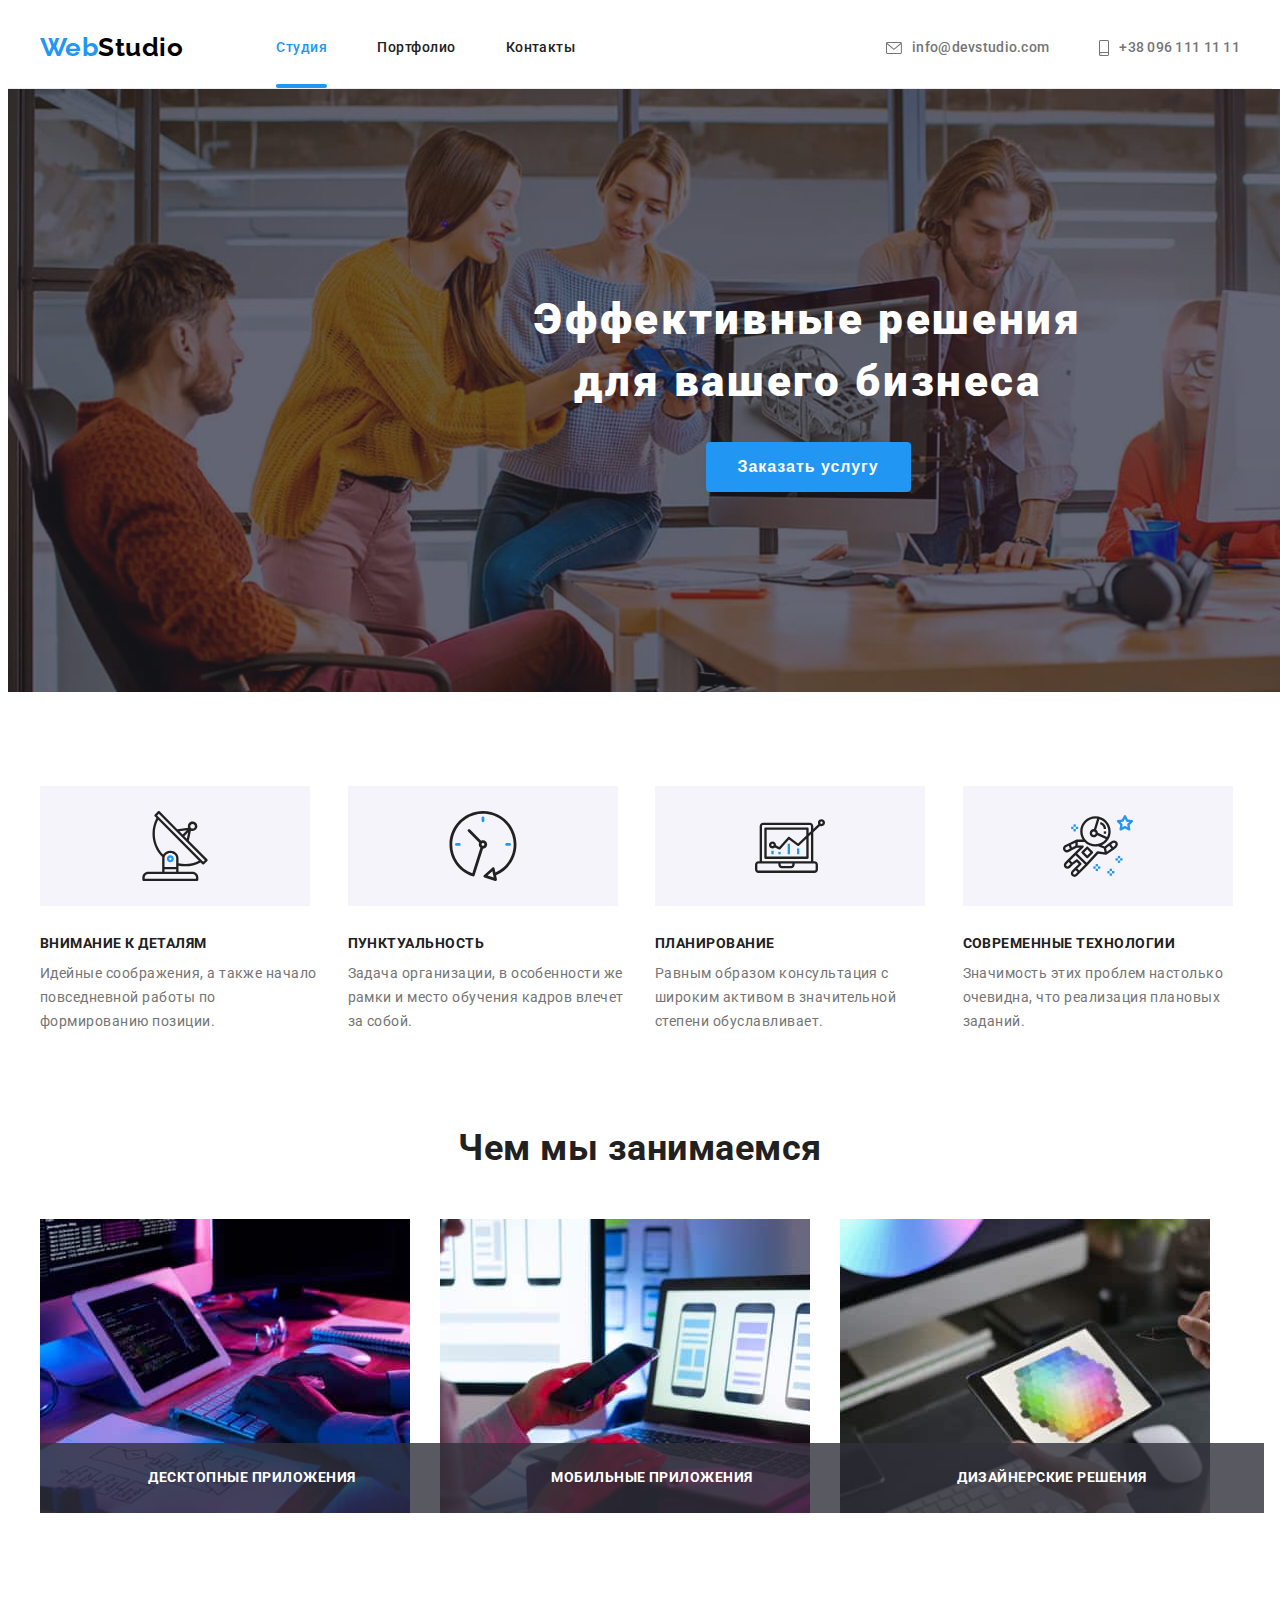
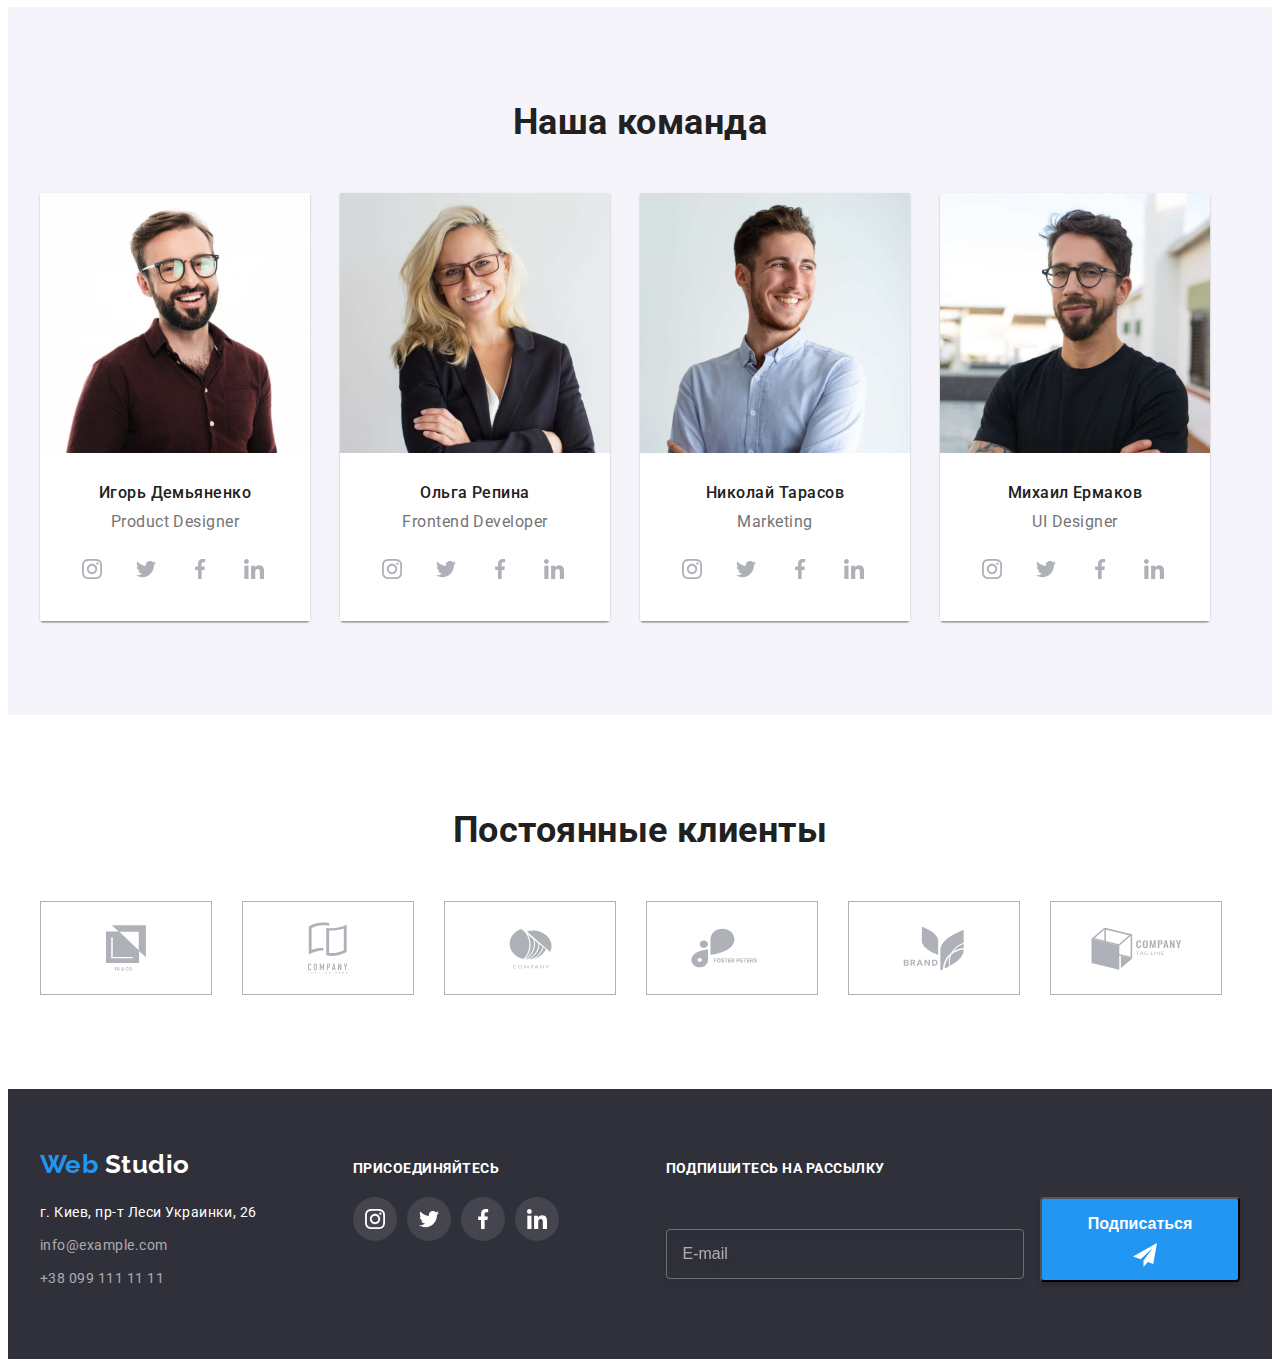
<file: index.html>
<!DOCTYPE html>
<html lang="ru">
  <head>
    <meta charset="UTF-8" />
    <meta http-equiv="X-UA-Compatible" content="IE=edge" />
    <meta name="viewport" content="width=device-width, initial-scale=1.0" />
    <title>Document</title>
    <link rel="preconnect" href="https://fonts.gstatic.com" />
    <link
      href="https://fonts.googleapis.com/css2?family=Raleway:wght@700&family=Roboto:wght@400;500;700;900&display=swap"
      rel="stylesheet"
    />
    <link
      rel="stylesheet"
      href="https://cdnjs.cloudflare.com/ajax/libs/modern-normalize/1.0.0/modern-normalize.min.css"
      integrity="sha512-ISS7cAi1PEhQ8jnbJpJZMd29NlhNj4AWYyLOSp2CE/CsHxTCu+r+t0D2yoJudVrd0/8fTVPUVDzY5Tvli75u/g=="
      crossorigin="anonymous"
    />
    <link rel="stylesheet" href="./css/styles.css" />
  </head>
  <body>
    <header class="header">
      <div class="container header-container">
        <nav class="navigation">
          <a href="./index.html" class="logo"
            ><span class="logo-web">Web</span
            ><span class="logo-studio-header">Studio</span></a
          >
          <ul class="nav-list">
            <li class="nav-list-item">
              <a href="" class="nav-list-link current">Студия</a>
            </li>
            <li class="nav-list-item">
              <a href="./portfolio.html" class="nav-list-link">Портфолио</a>
            </li>
            <li class="nav-list-item">
              <a href="" class="nav-list-link">Контакты</a>
            </li>
          </ul>
        </nav>
        <ul class="contacts">
          <li class="contacts-list">
            <a href="mailto:info@devstudio.com" class="contacts-link iconhover">
              <svg class="contacts-icon" width="16px" height="12px">
                <use href="./images/icons.svg#icon-envelope"></use>
              </svg>
              info@devstudio.com
            </a>
          </li>
          <li class="contacts-list">
            <a href="tel:+380961111111" class="contacts-link smartphone">
              <svg class="contacts-icon" width="10px" height="16px">
                <use href="./images/icons.svg#icon-smartphone"></use>
              </svg>
              +38 096 111 11 11
            </a>
          </li>
        </ul>
      </div>
    </header>
    <main>
      <!-- секция заказать услугу-->
      <section class="hero-section">
        <h1 class="hero-header">
          Эффективные решения<br />
          для вашего бизнеса
        </h1>
        <button type="button" class="hero-button" data-modal-open>
          Заказать услугу
        </button>
      </section>
      <!--секция наши преимущества-->
      <section class="advantages">
        <div class="container">
          <!-- скрыть заголовок этой секции-->
          <h2 class="visually-hidden">Наши преимущества</h2>
          <ul class="advantages-list">
            <li class="advantage-item">
              <div class="thumb">
                <svg class="advantages-icon">
                  <use href="./images/icons.svg#icon-antenna"></use>
                </svg>
              </div>
              <h3 class="advantages-title">Внимание к деталям</h3>
              <p class="advantages-paragraph">
                Идейные соображения, а также начало повседневной работы по
                формированию позиции.
              </p>
            </li>
            <li class="advantage-item">
              <div class="thumb">
                <svg class="advantages-icon">
                  <use href="./images/icons.svg#icon-clock"></use>
                </svg>
              </div>
              <h3 class="advantages-title">Пунктуальность</h3>
              <p class="advantages-paragraph">
                Задача организации, в особенности же рамки и место обучения
                кадров влечет за собой.
              </p>
            </li>
            <li class="advantage-item">
              <div class="thumb">
                <svg class="advantages-icon">
                  <use href="./images/icons.svg#icon-diagram"></use>
                </svg>
              </div>
              <h3 class="advantages-title">Планирование</h3>
              <p class="advantages-paragraph">
                Равным образом консультация с широким активом в значительной
                степени обуславливает.
              </p>
            </li>
            <li class="advantage-item">
              <div class="thumb">
                <svg class="advantages-icon">
                  <use href="./images/icons.svg#icon-astronaut"></use>
                </svg>
              </div>
              <h3 class="advantages-title">Современные технологии</h3>
              <p class="advantages-paragraph">
                Значимость этих проблем настолько очевидна, что реализация
                плановых заданий.
              </p>
            </li>
          </ul>
        </div>
      </section>
      <!--секция чем мы занимаемся-->
      <section class="work">
        <div class="container">
          <h2 class="second-title">Чем мы занимаемся</h2>
          <ul class="work-list">
            <li class="work-list-item">
              <div class="work-list-overlay">
                <img
                  src="./images/img.jpg"
                  alt="человек печатает"
                  width="370"
                  height="294"
                />
                <p class="overlay-item">Десктопные приложения</p>
              </div>
            </li>
            <li class="work-list-item">
              <div class="work-list-overlay">
                <img
                  src="./images/img2.jpg"
                  alt="телефон и ноутбук"
                  width="370"
                  height="294"
                />
                <p class="overlay-item">Мобильные приложения</p>
              </div>
            </li>
            <li class="work-list-item">
              <div class="work-list-overlay">
                <img
                  src="./images/img3.jpg"
                  alt="планшет"
                  width="370"
                  height="294"
                />
                <p class="overlay-item">Дизайнерские решения</p>
              </div>
            </li>
          </ul>
        </div>
      </section>
      <!--секция наша команда-->
      <section class="team section">
        <div class="container">
          <h2 class="second-title">Наша команда</h2>
          <ul class="team-list">
            <li class="team-list-item">
              <img
                src="./images/img4.jpg"
                alt="Игорь Демьяненко"
                width="270"
                height="260"
              />
              <div class="team-list-bottom-part">
                <h3 class="team-title">Игорь Демьяненко</h3>
                <p lang="en" class="team-profession">Product Designer</p>
                <ul class="social-list">
                  <li class="social-list-item link">
                    <a href="" class="social-list-link">
                      <svg class="social-list-icon">
                        <use href="./images/icons.svg#icon-instagram"></use>
                      </svg>
                    </a>
                  </li>
                  <li class="social-list-item link">
                    <a href="" class="social-list-link">
                      <svg class="social-list-icon">
                        <use href="./images/icons.svg#icon-twitter"></use>
                      </svg>
                    </a>
                  </li>
                  <li class="social-list-item link">
                    <a href="" class="social-list-link">
                      <svg class="social-list-icon">
                        <use href="./images/icons.svg#icon-facebook"></use>
                      </svg>
                    </a>
                  </li>
                  <li class="social-list-item link">
                    <a href="" class="social-list-link">
                      <svg class="social-list-icon">
                        <use href="./images/icons.svg#icon-linkedin"></use>
                      </svg>
                    </a>
                  </li>
                </ul>
              </div>
            </li>
            <li class="team-list-item">
              <img
                src="./images/img5.jpg"
                alt="Ольга Репина"
                width="270"
                height="260"
              />
              <div class="team-list-bottom-part">
                <h3 class="team-title">Ольга Репина</h3>
                <p lang="en" class="team-profession">Frontend Developer</p>
                <ul class="social-list">
                  <li class="social-list-item link">
                    <a href="" class="social-list-link">
                      <svg class="social-list-icon">
                        <use href="./images/icons.svg#icon-instagram"></use>
                      </svg>
                    </a>
                  </li>
                  <li class="social-list-item link">
                    <a href="" class="social-list-link">
                      <svg class="social-list-icon">
                        <use href="./images/icons.svg#icon-twitter"></use>
                      </svg>
                    </a>
                  </li>
                  <li class="social-list-item link">
                    <a href="" class="social-list-link">
                      <svg class="social-list-icon">
                        <use href="./images/icons.svg#icon-facebook"></use>
                      </svg>
                    </a>
                  </li>
                  <li class="social-list-item link">
                    <a href="" class="social-list-link">
                      <svg class="social-list-icon">
                        <use href="./images/icons.svg#icon-linkedin"></use>
                      </svg>
                    </a>
                  </li>
                </ul>
              </div>
            </li>
            <li class="team-list-item">
              <img
                src="./images/img6.jpg"
                alt="Николай Тарасов"
                width="270"
                height="260"
              />
              <div class="team-list-bottom-part">
                <h3 class="team-title">Николай Тарасов</h3>
                <p lang="en" class="team-profession">Marketing</p>
                <ul class="social-list">
                  <li class="social-list-item link">
                    <a href="" class="social-list-link">
                      <svg class="social-list-icon">
                        <use href="./images/icons.svg#icon-instagram"></use>
                      </svg>
                    </a>
                  </li>
                  <li class="social-list-item link">
                    <a href="" class="social-list-link">
                      <svg class="social-list-icon">
                        <use href="./images/icons.svg#icon-twitter"></use>
                      </svg>
                    </a>
                  </li>
                  <li class="social-list-item link">
                    <a href="" class="social-list-link">
                      <svg class="social-list-icon">
                        <use href="./images/icons.svg#icon-facebook"></use>
                      </svg>
                    </a>
                  </li>
                  <li class="social-list-item link">
                    <a href="" class="social-list-link">
                      <svg class="social-list-icon">
                        <use href="./images/icons.svg#icon-linkedin"></use>
                      </svg>
                    </a>
                  </li>
                </ul>
              </div>
            </li>
            <li class="team-list-item">
              <img
                src="./images/img7.jpg"
                alt="Михаил Ермаков"
                width="270"
                height="260"
              />
              <div class="team-list-bottom-part">
                <h3 class="team-title">Михаил Ермаков</h3>
                <p lang="en" class="team-profession">UI Designer</p>
                <ul class="social-list">
                  <li class="social-list-item link">
                    <a href="" class="social-list-link">
                      <svg class="social-list-icon">
                        <use href="./images/icons.svg#icon-instagram"></use>
                      </svg>
                    </a>
                  </li>
                  <li class="social-list-item link">
                    <a href="" class="social-list-link">
                      <svg class="social-list-icon">
                        <use href="./images/icons.svg#icon-twitter"></use>
                      </svg>
                    </a>
                  </li>
                  <li class="social-list-item link">
                    <a href="" class="social-list-link">
                      <svg class="social-list-icon">
                        <use href="./images/icons.svg#icon-facebook"></use>
                      </svg>
                    </a>
                  </li>
                  <li class="social-list-item link">
                    <a href="" class="social-list-link">
                      <svg class="social-list-icon">
                        <use href="./images/icons.svg#icon-linkedin"></use>
                      </svg>
                    </a>
                  </li>
                </ul>
              </div>
            </li>
          </ul>
        </div>
      </section>
      <section class="section">
        <!-- постоянные клиенты -->
        <div class="container">
          <h2 class="second-title">Постоянные клиенты</h2>
          <ul class="clients-list">
            <li class="clients-list-item">
              <a href="" class="clients-list-link">
                <svg class="clients-list-icon" width="40px" height="46px">
                  <use href="./images/icons.svg#icon-group"></use>
                </svg>
              </a>
            </li>
            <li class="clients-list-item">
              <a href="" class="clients-list-link">
                <svg class="clients-list-icon" width="40px" height="52px">
                  <use href="./images/icons.svg#icon-group1"></use>
                </svg>
              </a>
            </li>
            <li class="clients-list-item">
              <a href="" class="clients-list-link">
                <svg class="clients-list-icon" width="43px" height="41px">
                  <use href="./images/icons.svg#icon-group2"></use>
                </svg>
              </a>
            </li>
            <li class="clients-list-item">
              <a href="" class="clients-list-link">
                <svg class="clients-list-icon" width="84px" height="40px">
                  <use href="./images/icons.svg#icon-group3"></use>
                </svg>
              </a>
            </li>
            <li class="clients-list-item">
              <a href="" class="clients-list-link">
                <svg class="clients-list-icon" width="62px" height="45px">
                  <use href="./images/icons.svg#icon-group4"></use>
                </svg>
              </a>
            </li>
            <li class="clients-list-item">
              <a href="" class="clients-list-link">
                <svg class="clients-list-icon" width="93px" height="43px">
                  <use href="./images/icons.svg#icon-group5"></use>
                </svg>
              </a>
            </li>
          </ul>
        </div>
      </section>
    </main>
    <footer class="footer">
      <div class="container footer-items">
        <div class="footer-contacts">
          <a href="./index.html" class="logo logo-footer">
            <span class="logo-web">Web</span>
            <span class="logo-studio-footer">Studio</span>
          </a>
          <address class="address">
            <p class="address-map">г. Киев, пр-т Леси Украинки, 26</p>
            <a href="mailto:info@example.com" class="address-link">
              info@example.com
            </a>
            <a href="tel:+380991111111" class="address-link">
              +38 099 111 11 11
            </a>
          </address>
        </div>
        <div class="footer-join">
          <p class="join">присоединяйтесь</p>
          <ul class="social-list">
            <li class="social-list-item link">
              <a href="" class="social-list-link footer-social-link">
                <svg class="social-list-icon footer-icon">
                  <use href="./images/icons.svg#icon-instagram"></use>
                </svg>
              </a>
            </li>
            <li class="social-list-item link">
              <a href="" class="social-list-link footer-social-link">
                <svg class="social-list-icon footer-icon">
                  <use href="./images/icons.svg#icon-twitter"></use>
                </svg>
              </a>
            </li>
            <li class="social-list-item link">
              <a href="" class="social-list-link footer-social-link">
                <svg class="social-list-icon footer-icon">
                  <use href="./images/icons.svg#icon-facebook"></use>
                </svg>
              </a>
            </li>
            <li class="social-list-item link">
              <a href="" class="social-list-link footer-social-link">
                <svg class="social-list-icon footer-icon">
                  <use href="./images/icons.svg#icon-linkedin"></use>
                </svg>
              </a>
            </li>
          </ul>
        </div>
        <div class="subscribe">
          <p class="subscribe-title">Подпишитесь на рассылку</p>
          <form action="#">
            <div class="subscribe-label-wrapper">
              <input
                type="email"
                name="mail"
                class="subscribe-input"
                placeholder="E-mail"
              />

              <button type="submit" class="subscribe-btn">
                Подписаться
                <svg class="subscribe-icon">
                  <use href="./images/icons.svg#icon-send"></use>
                </svg>
              </button>
            </div>
          </form>
        </div>
      </div>
    </footer>

    <div class="backdrop is-hidden" data-modal>
      <div class="modal">
        <button type="button" class="modal-close-btn" data-modal-close>
          <svg class="closebutton">
            <use href="./images/icons.svg#icon-closebutton"></use>
          </svg>
        </button>
        <form action="#" class="modal-form">
          <p class="modal-form-head">Оставьте свои данные, мы вам перезвоним</p>

          <label class="modal-form-label">
            Имя
            <span class="modal-form-wrapper">
              <input type="text" name="name" class="modal-form-input" />
              <svg class="modal-form-icon">
                <use href="./images/icons.svg#icon-person"></use>
              </svg>
            </span>
          </label>

          <label class="modal-form-label">
            Телефон
            <span class="modal-form-wrapper">
              <input type="tel" name="tel" class="modal-form-input" />
              <svg class="modal-form-icon">
                <use href="./images/icons.svg#icon-phone"></use>
              </svg>
            </span>
          </label>

          <label class="modal-form-label">
            Почта
            <span class="modal-form-wrapper">
              <input type="email" name="mail" class="modal-form-input" />
              <svg class="modal-form-icon">
                <use href="./images/icons.svg#icon-email"></use>
              </svg>
            </span>
          </label>
          <label class="modal-form-label">
            Комментарий
            <textarea
              name="comment"
              cols="30"
              rows="10"
              class="modal-form-textarea"
              placeholder="Введите текст"
            ></textarea>
          </label>

          <input
            type="checkbox"
            class="checkbox visually-hidden"
            name="user-policy"
            id="checkbox-policy"
          />

          <label for="checkbox-policy" class="checkbox-policy">
            Соглашаюсь с рассылкой и принимаю
            <a href="" class="checkbox-policy-link">Условия договора</a>
          </label>

          <button type="submit" class="modal-form-btn">Отправить</button>
        </form>
      </div>
    </div>
    <script src="./js/modal.js"></script>
  </body>
</html>
</file>
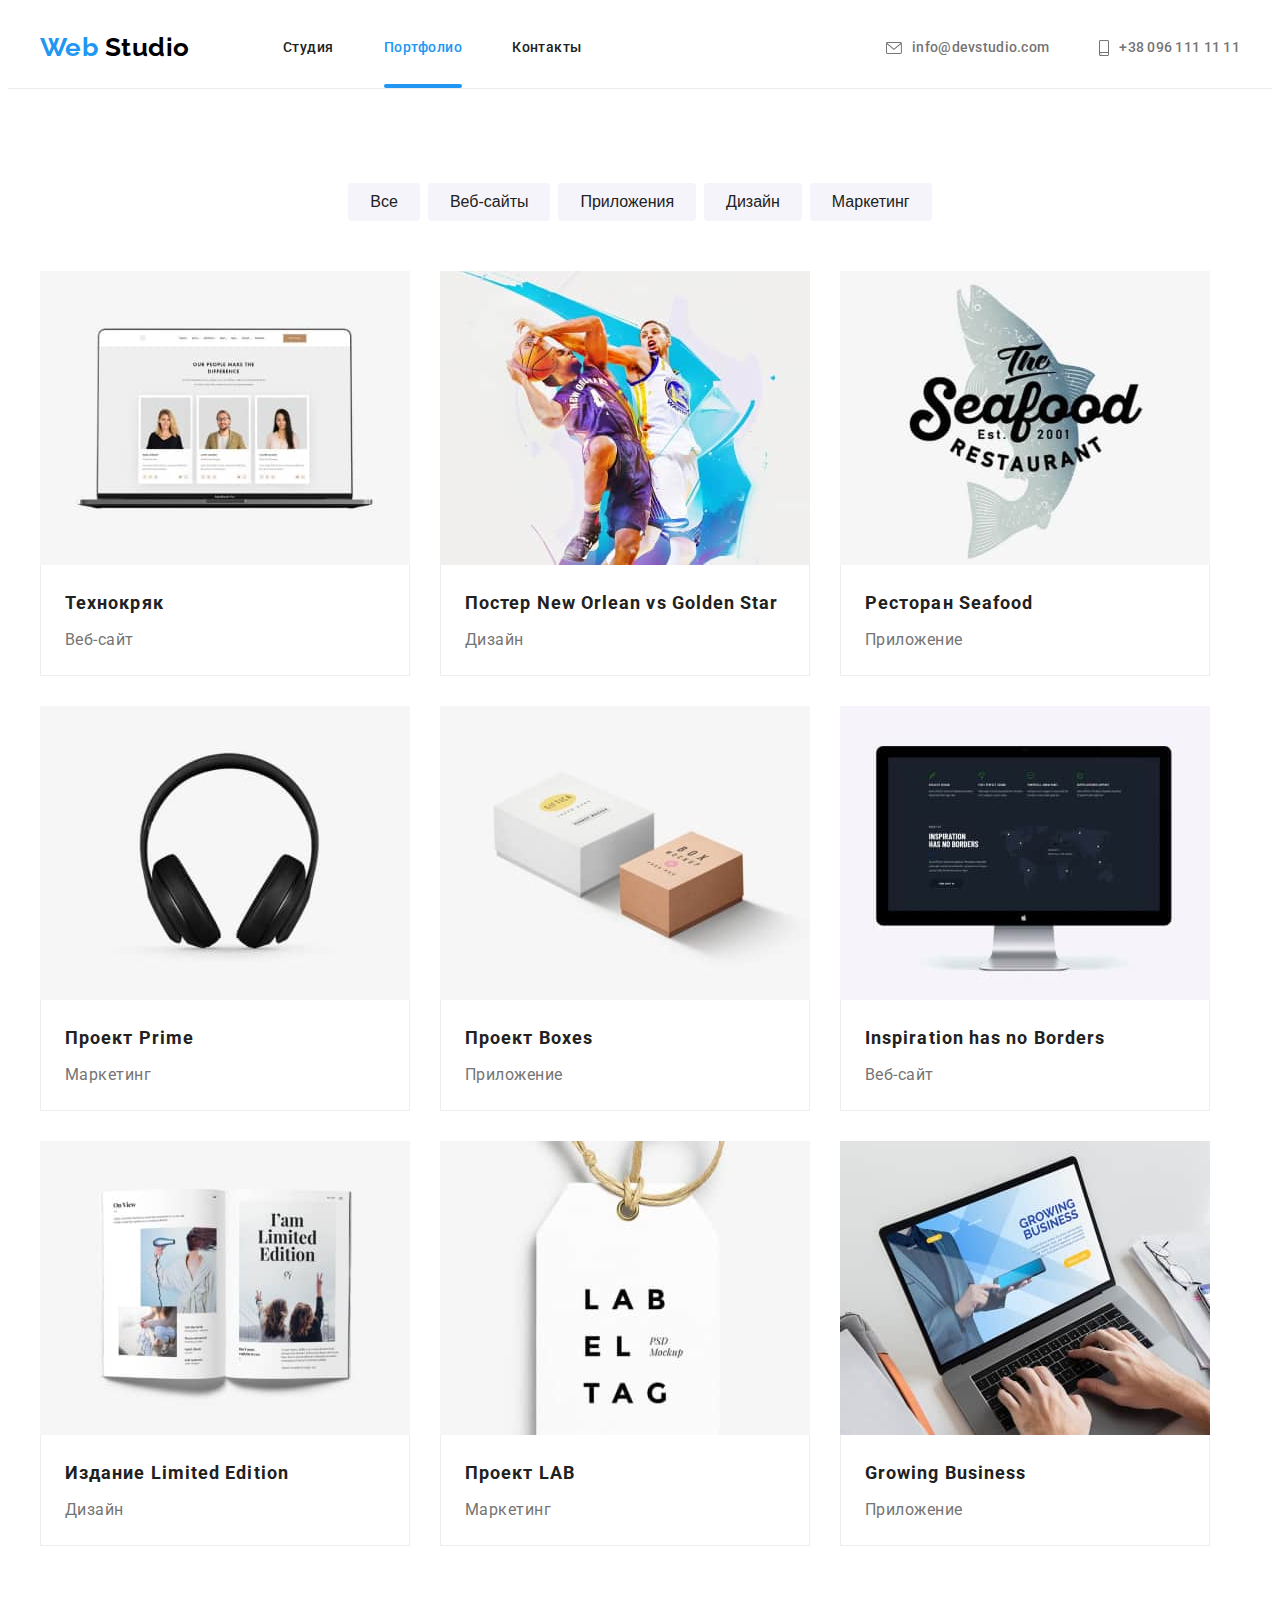
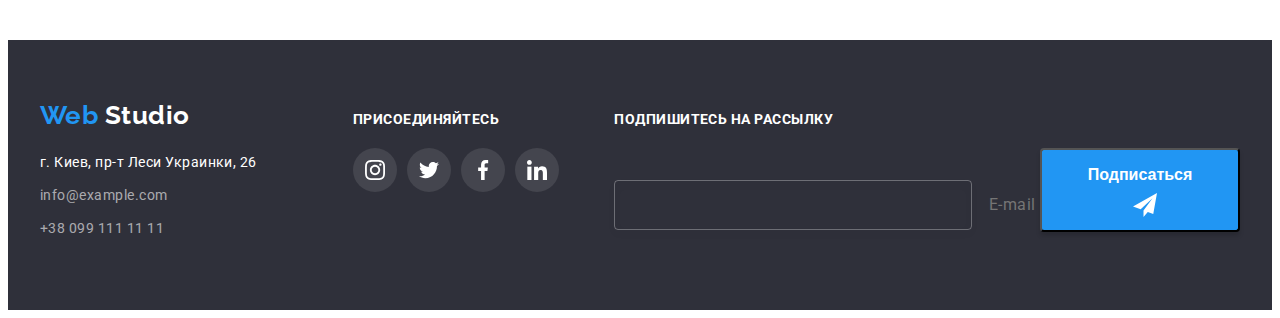
<file: portfolio.html>
<!DOCTYPE html>
<html lang="ru">
  <head>
    <meta charset="UTF-8" />
    <meta http-equiv="X-UA-Compatible" content="IE=edge" />
    <meta name="viewport" content="width=device-width, initial-scale=1.0" />
    <title>Document</title>
    <link rel="preconnect" href="https://fonts.gstatic.com" />
    <link
      href="https://fonts.googleapis.com/css2?family=Raleway:wght@700&family=Roboto:wght@400;500;700;900&display=swap"
      rel="stylesheet"
    />
    <link rel="stylesheet" href="./css/styles.css" />
  </head>
  <body>
    <header class="header">
      <div class="container header-container">
        <nav class="navigation">
          <a href="./index.html" class="logo">
            <span class="logo-web">Web</span>
            <span class="logo-studio-header">Studio</span>
          </a>
          <ul class="nav-list">
            <li class="nav-list-item">
              <a href="./index.html" class="nav-list-link">Студия</a>
            </li>
            <li class="nav-list-item">
              <a href="" class="nav-list-link current">Портфолио</a>
            </li>
            <li class="nav-list-item">
              <a href="" class="nav-list-link">Контакты</a>
            </li>
          </ul>
        </nav>
        <ul class="contacts">
          <li class="contacts-list">
            <a href="mailto:info@devstudio.com" class="contacts-link iconhover">
              <svg class="contacts-icon" width="16px" height="12px">
                <use href="./images/icons.svg#icon-envelope"></use>
              </svg>
              info@devstudio.com
            </a>
          </li>
          <li class="contacts-list">
            <a href="tel:+380961111111" class="contacts-link smartphone">
              <svg class="contacts-icon" width="10px" height="16px">
                <use href="./images/icons.svg#icon-smartphone"></use>
              </svg>
              +38 096 111 11 11
            </a>
          </li>
        </ul>
      </div>
    </header>
    <main>
      <section class="section">
        <div class="container">
          <ul class="filter-list">
            <li class="filter-list-item">
              <button type="button" class="filter-item">Все</button>
            </li>
            <li class="filter-list-item">
              <button type="button" class="filter-item">Веб-сайты</button>
            </li>
            <li class="filter-list-item">
              <button type="button" class="filter-item">Приложения</button>
            </li>
            <li class="filter-list-item">
              <button type="button" class="filter-item">Дизайн</button>
            </li>
            <li class="filter-list-item">
              <button type="button" class="filter-item">Маркетинг</button>
            </li>
          </ul>
          <ul class="portfolio-list">
            <li class="portfolio-list-item">
              <a href="" class="portfolio-link">
                <div class="portfolio-img-wrapper">
                  <img
                    src="./images/img8dz2.jpg"
                    alt="сотрудники"
                    width="370"
                    height="294"
                  />
                  <p class="overlay">
                    Технокряк это современная площадка распространения
                    коронавируса. Компании используют эту платформу для
                    цифрового шпионажа и атак на защищённые сервера конкурентов.
                  </p>
                </div>
                <div class="portfolio-link-sign">
                  <h2 class="portfolio-title">Технокряк</h2>
                  <p class="portfolio-item">Веб-сайт</p>
                </div>
              </a>
            </li>
            <li class="portfolio-list-item">
              <a href="" class="portfolio-link">
                <div class="portfolio-img-wrapper">
                  <img
                    src="./images/img9dz2.jpg"
                    alt="постер баскетболисты"
                    width="370"
                    height="294"
                  />
                  <p class="overlay">
                    Технокряк это современная площадка распространения
                    коронавируса. Компании используют эту платформу для
                    цифрового шпионажа и атак на защищённые сервера конкурентов.
                  </p>
                </div>
                <div class="portfolio-link-sign">
                  <h2 class="portfolio-title">
                    Постер <span lang="en">New Orlean vs Golden Star</span>
                  </h2>
                  <p class="portfolio-item">Дизайн</p>
                </div>
              </a>
            </li>
            <li class="portfolio-list-item">
              <a href="" class="portfolio-link">
                <div class="portfolio-img-wrapper">
                  <img
                    src="./images/img10dz2.jpg"
                    alt="эмблема ресторана морепродуктов"
                    width="370"
                    height="294"
                  />
                  <p class="overlay">
                    Технокряк это современная площадка распространения
                    коронавируса. Компании используют эту платформу для
                    цифрового шпионажа и атак на защищённые сервера конкурентов.
                  </p>
                </div>
                <div class="portfolio-link-sign">
                  <h2 class="portfolio-title">
                    Ресторан <span lang="en">Seafood</span>
                  </h2>
                  <p class="portfolio-item">Приложение</p>
                </div>
              </a>
            </li>
            <li class="portfolio-list-item">
              <a href="" class="portfolio-link">
                <div class="portfolio-img-wrapper">
                  <img
                    src="./images/img11dz2.jpg"
                    alt="наушники"
                    width="370"
                    height="294"
                  />
                  <p class="overlay">
                    Технокряк это современная площадка распространения
                    коронавируса. Компании используют эту платформу для
                    цифрового шпионажа и атак на защищённые сервера конкурентов.
                  </p>
                </div>
                <div class="portfolio-link-sign">
                  <h2 class="portfolio-title">
                    Проект <span lang="en">Prime</span>
                  </h2>
                  <p class="portfolio-item">Маркетинг</p>
                </div>
              </a>
            </li>
            <li class="portfolio-list-item">
              <a href="" class="portfolio-link">
                <div class="portfolio-img-wrapper">
                  <img
                    src="./images/img12dz2.jpg"
                    alt="коробки"
                    width="370"
                    height="294"
                  />
                  <p class="overlay">
                    Технокряк это современная площадка распространения
                    коронавируса. Компании используют эту платформу для
                    цифрового шпионажа и атак на защищённые сервера конкурентов.
                  </p>
                </div>
                <div class="portfolio-link-sign">
                  <h2 class="portfolio-title">
                    Проект <span lang="en">Boxes</span>
                  </h2>
                  <p class="portfolio-item">Приложение</p>
                </div>
              </a>
            </li>
            <li class="portfolio-list-item">
              <a href="" class="portfolio-link">
                <div class="portfolio-img-wrapper">
                  <img
                    src="./images/img13dz2.jpg"
                    alt="веб сайт открытый на компьютере"
                    width="370"
                    height="294"
                  />
                  <p class="overlay">
                    Технокряк это современная площадка распространения
                    коронавируса. Компании используют эту платформу для
                    цифрового шпионажа и атак на защищённые сервера конкурентов.
                  </p>
                </div>
                <div class="portfolio-link-sign">
                  <h2 lang="en" class="portfolio-title">
                    Inspiration has no Borders
                  </h2>
                  <p class="portfolio-item">Веб-сайт</p>
                </div>
              </a>
            </li>
            <li class="portfolio-list-item">
              <a href="" class="portfolio-link">
                <div class="portfolio-img-wrapper">
                  <img
                    src="./images/img14dz2.jpg"
                    alt="книга"
                    width="370"
                    height="294"
                  />
                  <p class="overlay">
                    Технокряк это современная площадка распространения
                    коронавируса. Компании используют эту платформу для
                    цифрового шпионажа и атак на защищённые сервера конкурентов.
                  </p>
                </div>
                <div class="portfolio-link-sign">
                  <h2 class="portfolio-title">
                    Издание <span lang="en">Limited Edition</span>
                  </h2>
                  <p class="portfolio-item">Дизайн</p>
                </div>
              </a>
            </li>
            <li class="portfolio-list-item">
              <a href="" class="portfolio-link">
                <div class="portfolio-img-wrapper">
                  <img
                    src="./images/img15dz2.jpg"
                    alt="этикетка"
                    width="370"
                    height="294"
                  />
                  <p class="overlay">
                    Технокряк это современная площадка распространения
                    коронавируса. Компании используют эту платформу для
                    цифрового шпионажа и атак на защищённые сервера конкурентов.
                  </p>
                </div>
                <div class="portfolio-link-sign">
                  <h2 class="portfolio-title">
                    Проект <span lang="en">LAB</span>
                  </h2>
                  <p class="portfolio-item">Маркетинг</p>
                </div>
              </a>
            </li>
            <li class="portfolio-list-item">
              <a href="" class="portfolio-link">
                <div class="portfolio-img-wrapper">
                  <img
                    src="./images/img16dz2.jpg"
                    alt="ноутбук с открытым приложением"
                    width="370"
                    height="294"
                  />
                  <p class="overlay">
                    Технокряк это современная площадка распространения
                    коронавируса. Компании используют эту платформу для
                    цифрового шпионажа и атак на защищённые сервера конкурентов.
                  </p>
                </div>
                <div class="portfolio-link-sign">
                  <h2 lang="en" class="portfolio-title">Growing Business</h2>
                  <p class="portfolio-item">Приложение</p>
                </div>
              </a>
            </li>
          </ul>
        </div>
      </section>
    </main>
    <footer class="footer">
      <div class="container footer-items">
        <div class="footer-contacts">
          <a href="./index.html" class="logo logo-footer">
            <span class="logo-web">Web</span>
            <span class="logo-studio-footer">Studio</span>
          </a>
          <address class="address">
            <p class="address-map">г. Киев, пр-т Леси Украинки, 26</p>
            <a href="mailto:info@example.com" class="address-link">
              info@example.com
            </a>
            <a href="tel:+380991111111" class="address-link">
              +38 099 111 11 11
            </a>
          </address>
        </div>
        <div class="footer-join">
          <p class="join">присоединяйтесь</p>
          <ul class="social-list">
            <li class="social-list-item link">
              <a href="" class="social-list-link footer-social-link">
                <svg class="social-list-icon footer-icon">
                  <use href="./images/icons.svg#icon-instagram"></use>
                </svg>
              </a>
            </li>
            <li class="social-list-item link">
              <a href="" class="social-list-link footer-social-link">
                <svg class="social-list-icon footer-icon">
                  <use href="./images/icons.svg#icon-twitter"></use>
                </svg>
              </a>
            </li>
            <li class="social-list-item link">
              <a href="" class="social-list-link footer-social-link">
                <svg class="social-list-icon footer-icon">
                  <use href="./images/icons.svg#icon-facebook"></use>
                </svg>
              </a>
            </li>
            <li class="social-list-item link">
              <a href="" class="social-list-link footer-social-link">
                <svg class="social-list-icon footer-icon">
                  <use href="./images/icons.svg#icon-linkedin"></use>
                </svg>
              </a>
            </li>
          </ul>
        </div>
        <div class="subscribe">
          <p class="subscribe-title">Подпишитесь на рассылку</p>
          <form action="#">
            <div class="subscribe-label-wrapper">
              <input type="email" name="mail" class="subscribe-input" />
              <label class="subscribe-label">
                E-mail
              </label>
              <button type="submit" class="subscribe-btn">
                Подписаться
                <svg class="subscribe-icon">
                  <use href="./images/icons.svg#icon-send"></use>
                </svg>
              </button>
            </div>
          </form>
        </div>
      </div>
    </footer>
  </body>
</html>
</file>
<file: css/styles.css>
:root {
  --primary-text-color: #757575;
  --title-text-color: #212121;
  --white-text-color: #ffffff;
  --accent-color: #2196f3;
  --secondary-background-color: #f5f4fa;
  --header-background-color: #ffffff;
  --border-color: #eeeeee;
}
/* цвет шрифта лого #000000; */
/* цвет телефона и міла в футере color: rgba(255, 255, 255, 0.6); */
/* ховер на кнопке rgba(255, 255, 255, 0) 100%) */

body {
  font-family: Roboto, sans-serif;
  font-weight: 400;
  letter-spacing: 0.03em;
  color: var(--primary-text-color);
}
ul {
  list-style-type: none;
}
.link {
  text-decoration: none;
}

h1,
h2,
h3,
h4,
h5,
h6,
p {
  margin-top: 0;
  margin-bottom: 0;
}

ul,
ol {
  margin-top: 0;
  margin-bottom: 0;
  padding-left: 0;
}
img {
  display: block;
}

.container {
  width: 1200px;
  padding-left: 15px;
  padding-right: 15px;
  margin: 0 auto;
}
.header {
  background-color: var(--header-background-color);
}
.header-container {
  display: flex;
  align-items: center;
  margin-left: auto;
}
.navigation {
  display: flex;
  align-items: center;
}
.section {
  padding-top: 94px;
  padding-bottom: 94px;
}

/* логотип  */
.logo {
  display: inline-block;

  margin-right: 93px;
  font-family: Raleway, sans-serif;
  font-weight: 700;
  font-size: 26px;
  line-height: 1.2;
  text-decoration: none;
}

.logo-studio-header {
  color: #000000;
}
.logo-studio-footer {
  color: var(--white-text-color);
}
.logo-web {
  color: var(--accent-color);
}

/* ШАПКА */
.header {
  border-bottom: 1px solid #ececec;
  /* padding-top: 24px;
  padding-bottom: 24px; */
  background-color: var(--header-background-color);
}
.nav-list {
  display: flex;
}
.nav-list .nav-list-link.current {
  color: var(--accent-color);
}
.current {
  position: relative;
}
.current::after {
  display: block;
  position: absolute;
  content: '';
  height: 4px;
  width: 100%;
  border-radius: 2px;
  background-color: var(--accent-color);
  left: 0;
  bottom: 0;
}

.nav-list-link {
  display: block;
  padding-bottom: 32px;
  padding-top: 32px;

  font-weight: 500;
  font-size: 14px;
  line-height: 1.14;
  color: var(--title-text-color);
  text-decoration: none;
  transition: color 250ms cubic-bezier(0.4, 0, 0.2, 1);
}

.nav-list-item:not(:last-child) {
  margin-right: 50px;
}
.nav-list-link:hover,
.nav-list-link:focus {
  color: var(--accent-color);
}
.contacts {
  display: flex;
  margin-left: auto;
}
.contacts-list {
  display: flex;
  margin-left: 50px;
}
.contacts-link {
  display: flex;
  align-items: center;
  font-weight: 500;
  font-size: 14px;
  line-height: 1.14;
  letter-spacing: 0.02em;
  color: var(--primary-text-color);
  text-decoration: none;
  transition: color 250ms cubic-bezier(0.4, 0, 0.2, 1);
}

.contacts-link:hover,
.contacts-link:focus {
  color: var(--accent-color);
}
.contacts-icon {
  fill: currentColor;
  margin-right: 10px;
  transition: color 250ms cubic-bezier(0.4, 0, 0.2, 1);
}
.contacts-link:hover .contacts-icon,
.contacts-link:focus .contacts-icon {
  color: var(--accent-color);
}

/* ЗАГОЛОВКИ */
.second-title {
  margin-bottom: 50px;
  font-weight: 700;
  font-size: 36px;
  line-height: 1/17;
  text-align: center;
  color: var(--title-text-color);
}

/* КОНТЕНТ ГЛАВНОЙ СТРАНИЦЫ */

/* герой */
.hero-section {
  width: 1600px;
  margin: 0 auto;
  background-color: #2f303a;
  padding-top: 200px;
  padding-bottom: 200px;
  background-image: linear-gradient(
      rgba(47, 48, 58, 0.4),
      rgba(47, 48, 58, 0.4)
    ),
    url(../images/bg.jpg);
  background-size: cover;
}

.hero-header {
  margin-bottom: 30px;
  font-weight: 900;
  font-size: 44px;
  line-height: 1.4;
  text-align: center;
  letter-spacing: 0.06em;
  color: var(--white-text-color);
}
.hero-button {
  display: block;
  margin-left: auto;
  margin-right: auto;
  padding: 10px 32px;
  border: none;
  border-radius: 4px;
  font-weight: 700;
  font-size: 16px;
  line-height: 1.87;
  text-align: center;
  letter-spacing: 0.06em;
  color: var(--white-text-color);
  background-color: var(--accent-color);
  transition: background-color 250ms cubic-bezier(0.4, 0, 0.2, 1),
    box-shadow 250ms cubic-bezier(0.4, 0, 0.2, 1);
}
.hero-button:hover,
.hero-button:focus {
  background-color: #188ce8;
  box-shadow: 0px 4px 4px rgba(0, 0, 0, 0.15);
}
/* секция наши преимущества */

.advantages {
  padding-top: 94px;
  padding-bottom: 47px;
}
.advantages-list {
  display: flex;
}
.advantage-item {
  width: calc((100% - 90px) / 4);
}
.advantage-item:not(:last-child) {
  margin-right: 30px;
}
.visually-hidden {
  position: absolute !important;
  clip: rect(1px 1px 1px 1px); /* IE6, IE7 */
  clip: rect(1px, 1px, 1px, 1px);
  padding: 0 !important;
  border: 0 !important;
  height: 1px !important;
  width: 1px !important;
  overflow: hidden;
}
.advantages-title {
  margin-bottom: 10px;
  font-weight: 700;
  font-size: 14px;
  line-height: 1.14;
  text-transform: uppercase;
  color: var(--title-text-color);
}

.thumb {
  display: flex;
  justify-content: center;
  align-items: center;
  background-color: #f5f4fa;
  margin-bottom: 30px;
  width: 270px;
  height: 120px;
}
.advantages-icon {
  width: 70px;
  height: 70px;
}

.advantages-paragraph {
  font-size: 14px;
  line-height: 1.7;
}

/* секция чем мы занимаемся */
.work {
  padding-top: 47px;
  padding-bottom: 94px;
}
.work-list {
  display: flex;
  margin-left: -30px;
  margin-top: -30px;
  list-style-type: none;
}
.work-list-item {
  margin-left: 30px;
  margin-top: 30px;
}
/* секция наша команда */
.team {
  background-color: var(--secondary-background-color);
}
.team-list {
  display: flex;
  flex-wrap: wrap;
  margin-left: -30px;
  margin-top: -30px;
}
.team-list-item {
  box-shadow: 0px 1px 3px rgba(0, 0, 0, 0.12), 0px 1px 1px rgba(0, 0, 0, 0.14),
    0px 2px 1px rgba(0, 0, 0, 0.2);
  border-radius: 0px 0px 4px 4px;
  margin-left: 30px;
  margin-top: 30px;
  width: 270px;
}
.team-list-bottom-part {
  background-color: var(--header-background-color);
  padding: 30px 30px;
}

.team-title {
  margin-bottom: 10px;
  text-align: center;
  font-weight: 500;
  font-size: 16px;
  line-height: 1.19;
  color: var(--title-text-color);
}
.team-profession {
  text-align: center;
  font-size: 16px;
  line-height: 1.19;
  margin-bottom: 16px;
}
.social-list {
  display: flex;
  justify-content: space-between;
}

.social-list-link {
  display: flex;
  justify-content: center;
  align-items: center;
  background-color: transparent;
  border-radius: 50%;
  width: 44px;
  height: 44px;
  transition: background-color 250ms cubic-bezier(0.4, 0, 0.2, 1);
}
.social-list-link:hover,
.social-list-link:focus {
  background-color: var(--accent-color);
}

.social-list-link:hover .social-list-icon,
.social-list-link:focus .social-list-icon {
  fill: var(--white-text-color);
}

.social-list-icon {
  fill: #afb1b8;
  width: 20px;
  height: 20px;
  transition: fill 250ms cubic-bezier(0.4, 0, 0.2, 1);
}
.work-list-overlay {
  position: relative;
}
.overlay-item {
  position: absolute;
  bottom: 0;
  padding: 27px;
  width: 100%;
  font-weight: 700;
  font-size: 14px;
  line-height: 1.14;
  text-align: center;
  text-transform: uppercase;
  color: var(--white-text-color);
  background: rgba(47, 48, 58, 0.8);
}
/* наши клиенты */
.clients-list {
  display: flex;
}
.clients-list-item:not(:last-child) {
  margin-right: 30px;
}

.clients-list-link {
  display: flex;
  justify-content: center;
  align-items: center;
  border: 1px solid #afb1b8;
  width: 170px;
  height: 92px;
  transition: border 250ms cubic-bezier(0.4, 0, 0.2, 1);
}
.clients-list-icon {
  fill: #afb1b8;
  transition: fill 250ms cubic-bezier(0.4, 0, 0.2, 1);
}

.clients-list-link:hover,
.clients-list-link:focus {
  border: 1px solid #2196f3;
}
.clients-list-link:hover .clients-list-icon,
.clients-list-link:focus .clients-list-icon {
  fill: var(--accent-color);
}
/* футер */
.footer {
  padding-top: 60px;
  padding-bottom: 60px;
  background-color: #2f303a;
}
.footer-items {
  display: flex;
  align-items: baseline;
}

.footer-contacts {
  margin-right: 70px;
}
.footer-join {
  display: flex;
  flex-direction: column;
}
.join {
  width: 206px;
  margin-bottom: 20px;
  font-weight: bold;
  font-size: 14px;
  line-height: 1.14;
  text-transform: uppercase;
  color: var(--white-text-color);
}
.logo-footer {
  margin-bottom: 20px;
}
.address {
  display: flex;
  flex-direction: column;
  font-style: normal;
}
.address-map {
  margin-bottom: 9px;
  font-size: 14px;
  line-height: 1.71;
  color: var(--white-text-color);
  text-decoration: none;
}
.address-link {
  margin-bottom: 9px;
  font-size: 14px;
  line-height: 1.71;
  color: rgba(255, 255, 255, 0.6);
  text-decoration: none;
  transition: color 250ms cubic-bezier(0.4, 0, 0.2, 1);
}
.address-link:hover,
.address-link:focus {
  color: var(--accent-color);
}
.join-footer {
  display: flex;
}
.social-list-item {
  margin-right: 10px;
}
.footer-social-link {
  background-color: #44454e;
}
.footer-icon {
  fill: white;
}
.subscribe {
  display: flex;
  flex-direction: column;
  margin-left: auto;
}
.subscribe-title {
  width: 570px;
  font-weight: 700;
  font-size: 14px;
  line-height: 1.14;
  text-transform: uppercase;
  color: var(--white-text-color);
  margin-bottom: 20px;
}
.subscribe-label-wrapper {
  position: relative;
}

.subscribe-input {
  background-color: transparent;
  border: 1px solid rgba(255, 255, 255, 0.3);
  box-sizing: border-box;
  filter: drop-shadow(0px 4px 4px rgba(0, 0, 0, 0.15));
  border-radius: 4px;
  width: 358px;
  height: 50px;
  margin-right: 12px;
  padding-left: 16px;
  font-size: 16px;
  line-height: 1.25;
  color: rgba(255, 255, 255, 0.6);
}
.subscribe-input::placeholder {
  font-size: 16px;
  line-height: 1.25;
  color: rgba(255, 255, 255, 0.6);
}
.subscribe-icon {
  width: 24px;
  height: 24px;
  margin-left: 10px;
  vertical-align: middle;
}
.subscribe-btn {
  display: inline-block;
  width: 200px;
  padding: 10px 28px;
  background: var(--accent-color);
  box-shadow: 0px 4px 4px rgba(0, 0, 0, 0.15);
  border-radius: 4px;
  font-weight: 700;
  font-size: 16px;
  line-height: 1.88;
  color: var(--white-text-color);
  text-align: center;
}

/* КОНТЕНТ СТРАНИЦЫ ПОРТФОЛИО */

/* кнопки */
.filter-list {
  display: flex;
  justify-content: center;
  margin-bottom: 50px;
}
.filter-item {
  border-radius: 4px;
  padding: 6px 22px;
  font-weight: 500;
  font-size: 16px;
  line-height: 1.62;
  text-align: center;
  background-color: var(--secondary-background-color);
  color: var(--title-text-color);
  border-width: 0;
  transition: background-color 250ms cubic-bezier(0.4, 0, 0.2, 1),
    color 250ms cubic-bezier(0.4, 0, 0.2, 1),
    box-shadow 250ms cubic-bezier(0.4, 0, 0.2, 1);
}

.filter-list-item:not(:last-child) {
  margin-right: 8px;
}
.filter-item:hover,
.filter-item:focus {
  background-color: var(--accent-color);
  color: var(--white-text-color);
  box-shadow: 0px 3px 1px rgba(0, 0, 0, 0.1), 0px 1px 2px rgba(0, 0, 0, 0.08),
    0px 2px 2px rgba(0, 0, 0, 0.12);
}
/* Портфолио */
.portfolio-list {
  display: flex;
  flex-wrap: wrap;
  margin-top: -30px;
  margin-left: -30px;
}
/* .portfolio-list-item:hover,
.portfolio-list-item:focus {
  box-shadow: 0px 1px 3px rgba(0, 0, 0, 0.12), 0px 1px 1px rgba(0, 0, 0, 0.14),
    0px 2px 1px rgba(0, 0, 0, 0.2);
} */

.portfolio-link:hover,
.portfolio-link:focus {
  box-shadow: 0px 1px 3px rgba(0, 0, 0, 0.12), 0px 1px 1px rgba(0, 0, 0, 0.14),
    0px 2px 1px rgba(0, 0, 0, 0.2);
}

.portfolio-list-item {
  margin-top: 30px;
  margin-left: 30px;
}

.portfolio-link {
  display: block;
  text-decoration: none;
  transition: box-shadow 250ms cubic-bezier(0.4, 0, 0.2, 1);
}
.portfolio-link-sign {
  padding: 20px 24px;
  border: 1px solid var(--border-color);
  border-top: 0;
}
.portfolio-title {
  margin-bottom: 4px;
  font-weight: 700;
  font-size: 18px;
  line-height: 2;
  letter-spacing: 0.06em;
  color: var(--title-text-color);
}
.portfolio-item {
  font-weight: 400;
  font-size: 16px;
  line-height: 1.87;
  letter-spacing: 0.03em;
  color: var(--primary-text-color);
}
.portfolio-img-wrapper {
  position: relative;
  overflow: hidden;
}
.overlay {
  position: absolute;
  top: 0;
  left: 0;
  width: auto;
  height: 100%;
  overflow: auto;
  background-color: var(--accent-color);

  font-weight: 400;
  font-size: 18px;
  line-height: 1.56;
  color: var(--white-text-color);

  padding: 63px 24px;
  background-color: var(--accent-color);
  overflow: auto;
  transform: translateY(100%);
  transition: transform 250ms cubic-bezier(0.4, 0, 0.2, 1);
}

.portfolio-link:hover .overlay,
.portfolio-link:focus .overlay {
  transform: translateY(0%);
}

/* модальное окно */
.backdrop {
  position: fixed;
  top: 0;
  left: 0;
  width: 100%;
  height: 100%;
  background-color: rgba(0, 0, 0, 0.5);
  z-index: 100;
  transition: opacity 250ms linear, visibility 250ms linear;
}
.is-hidden {
  opacity: 0;
  visibility: hidden;
  pointer-events: none;
}

.modal {
  position: absolute;
  top: 50%;
  left: 50%;
  transform: translate(-50%, -50%);
  width: 528px;
  height: 581px;
  background-color: #ffffff;
  border-radius: 4px;
}
.modal-close-btn {
  position: absolute;
  top: 8px;
  right: 8px;
  width: 30px;
  height: 30px;
  border-radius: 50%;
  background-color: transparent;
  border: 1px solid #e5e5e5;
  cursor: pointer;
  padding: 0;
}
.closebutton {
  width: 11px;
  height: 11px;
}
.modal-form {
  display: flex;
  flex-direction: column;
  padding: 40px;
}
.modal-form-head {
  margin-bottom: 12px;
  font-weight: 700;
  font-size: 20px;
  line-height: 1.15;
  text-align: center;
  color: var(--title-text-color);
}
.modal-form-wrapper {
  position: relative;
  display: block;
}
.modal-form-label {
  margin-bottom: 10px;
  font-size: 12px;
  line-height: 1.17;
  color: #757575;
}

.modal-form-input {
  display: block;
  padding-left: 42px;
  margin-top: 4px;
  width: 100%;
  height: 40px;
  font: inherit;
  border: 1px solid rgba(33, 33, 33, 0.2);
  border-radius: 4px;
  transition: border-color 250ms cubic-bezier(0.4, 0, 0.2, 1);
}

.modal-form-icon {
  position: absolute;
  top: 50%;
  left: 12px;
  transform: translateY(-50%);
  width: 18px;
  height: 18px;
  transition: fill 250ms cubic-bezier(0.4, 0, 0.2, 1);
}
.modal-form-textarea {
  width: 100%;
  height: 120px;
  border: 1px solid rgba(33, 33, 33, 0.2);
  border-radius: 4px;
  padding: 12px 16px;
  margin-top: 4px;
  resize: none;
  transition: border-color 250ms cubic-bezier(0.4, 0, 0.2, 1);
}

.modal-form-btn {
  background-color: var(--accent-color);
  box-shadow: 0px 4px 4px rgba(0, 0, 0, 0.15);
  border-radius: 4px;
}
.modal-form-input:focus {
  border-color: var(--accent-color);
  outline: none;
  cursor: pointer;
}
.modal-form-input:focus + .modal-form-icon {
  fill: var(--accent-color);
  cursor: pointer;
}
.modal-form-textarea:focus {
  outline: none;
  border-color: var(--accent-color);
  cursor: pointer;
}

.modal-form-textarea::placeholder {
  font-size: 14px;
  line-height: 1.14;
  color: rgba(117, 117, 117, 0.5);
}

.checkbox-policy {
  font-size: 14px;
  line-height: 1.71;
  color: #757575;
  margin-bottom: 30px;
  margin-top: 10px;
}
.checkbox-policy-link {
  color: var(--accent-color);
}
.checkbox-policy::before {
  display: inline-block;
  vertical-align: middle;
  content: '';
  width: 16px;
  height: 15px;
  border: 2px solid #000000;
  border-radius: 4px;
  margin-right: 7px;
}
.checkbox:checked + .checkbox-policy::before {
  background-image: url(../images/check.svg);
  background-size: contain;
  background-origin: border-box;
  border: transparent;
  cursor: pointer;
}
.modal-form-btn {
  display: block;
  margin-left: auto;
  margin-right: auto;
  padding: 10px 32px;
  border: none;
  border-radius: 4px;
  font-weight: 700;
  font-size: 16px;
  line-height: 1.87;
  text-align: center;
  letter-spacing: 0.06em;
  color: var(--white-text-color);
  background-color: var(--accent-color);
  transition: background-color 250ms cubic-bezier(0.4, 0, 0.2, 1),
    box-shadow 250ms cubic-bezier(0.4, 0, 0.2, 1);
}
.modal-form-btn:hover,
.modal-form-btn:focus {
  background-color: #188ce8;
  box-shadow: 0px 4px 4px rgba(0, 0, 0, 0.15);
}
</file>
